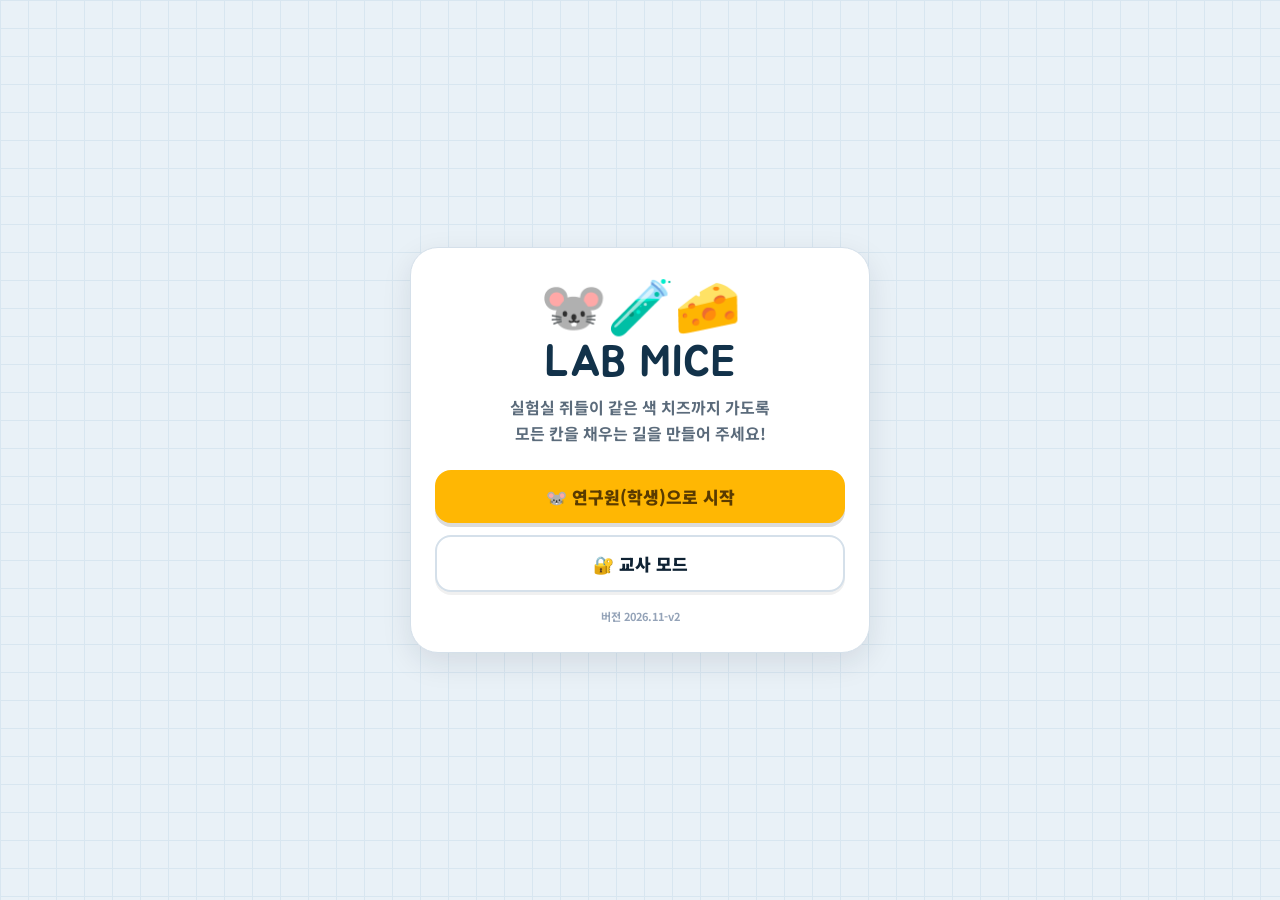
<file: index.html>
<!doctype html>
<html lang="ko">
<head>
  <meta charset="utf-8">
  <meta name="viewport" content="width=device-width, initial-scale=1, maximum-scale=1, user-scalable=no">
  <title>LAB MICE</title>
  <link rel="preconnect" href="https://fonts.googleapis.com">
  <link rel="preconnect" href="https://fonts.gstatic.com" crossorigin>
  <link href="https://fonts.googleapis.com/css2?family=Jua&family=Noto+Sans+KR:wght@500;700;900&display=swap" rel="stylesheet">
  <link rel="stylesheet" href="css/style.css">
</head>
<body>
  <div id="app"></div>

  <script src="js/config.js"></script>
  <script src="js/labmice-core.js"></script>
  <script src="js/puzzles.js"></script>
  <script src="js/api.js"></script>
  <script src="js/app.js"></script>
</body>
</html>
</file>
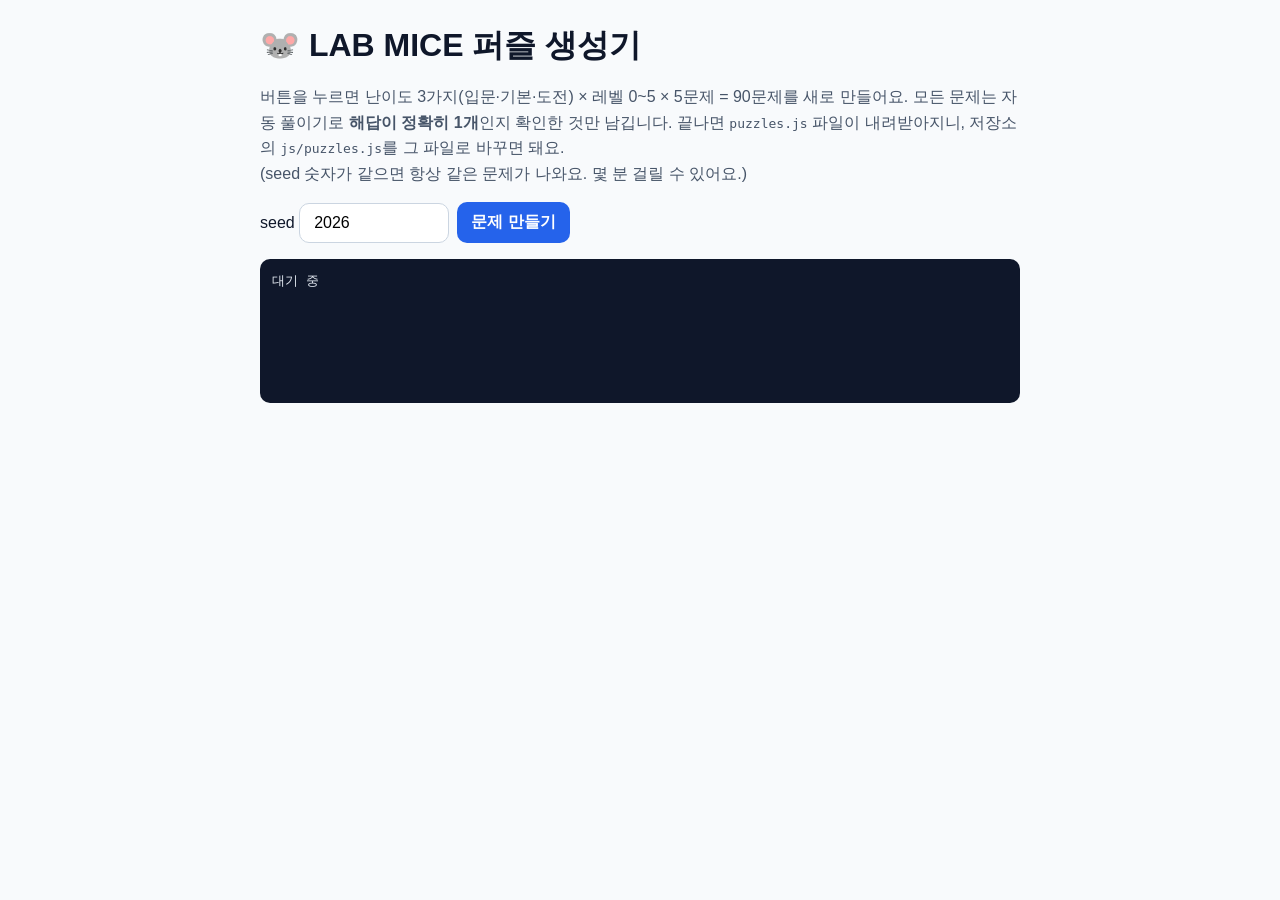
<file: tools/generator.html>
<!doctype html>
<html lang="ko">
<head>
<meta charset="utf-8">
<meta name="viewport" content="width=device-width, initial-scale=1">
<title>LAB MICE 퍼즐 생성기</title>
<style>
  body { font-family: "Noto Sans KR", Arial, sans-serif; max-width: 760px; margin: 0 auto; padding: 24px 16px; background: #f8fafc; color: #0f172a; }
  h1 { margin: 0 0 8px; }
  p { color: #475569; line-height: 1.6; }
  .row { display: flex; gap: 8px; align-items: center; flex-wrap: wrap; margin: 16px 0; }
  input, button { font: inherit; padding: 10px 14px; border-radius: 10px; border: 1px solid #cbd5e1; }
  button { background: #2563eb; color: #fff; border: 0; font-weight: 700; cursor: pointer; }
  button:disabled { background: #94a3b8; }
  #log { background: #0f172a; color: #e2e8f0; padding: 12px; border-radius: 10px; min-height: 120px; white-space: pre-wrap; font: 13px/1.5 monospace; }
</style>
</head>
<body>
<h1>🐭 LAB MICE 퍼즐 생성기</h1>
<p>버튼을 누르면 난이도 3가지(입문·기본·도전) × 레벨 0~5 × 5문제 = 90문제를 새로 만들어요. 모든 문제는 자동 풀이기로 <b>해답이 정확히 1개</b>인지 확인한 것만 남깁니다.
   끝나면 <code>puzzles.js</code> 파일이 내려받아지니, 저장소의 <code>js/puzzles.js</code>를 그 파일로 바꾸면 돼요.<br>
   (seed 숫자가 같으면 항상 같은 문제가 나와요. 몇 분 걸릴 수 있어요.)</p>
<div class="row">
  <label>seed <input id="seed" type="number" value="2026" style="width:120px"></label>
  <button id="go">문제 만들기</button>
</div>
<div id="log">대기 중</div>

<script src="../js/labmice-core.js"></script>
<script src="generator.js"></script>
<script>
  const log = document.getElementById('log');
  const go = document.getElementById('go');
  go.onclick = async () => {
    go.disabled = true;
    const seed = Number(document.getElementById('seed').value) || 1;
    log.textContent = '';
    const G = window.LabMiceGenerator;
    const sets = {};
    try {
      for (const key of Object.keys(G.DIFFICULTIES)) {
        log.textContent += `[${G.DIFFICULTIES[key].label}] 만드는 중... (난이도 하나에 수십 초)\n`;
        await new Promise(r => setTimeout(r, 30));
        const t0 = performance.now();
        sets[key] = G.generateDifficulty(key, seed);
        log.textContent += `  → ${sets[key].length}문제 완료 (${((performance.now() - t0) / 1000).toFixed(1)}초)\n`;
      }
    } catch (e) {
      log.textContent += '\n실패: ' + e.message + '\nseed를 바꿔 다시 해 보세요.';
      go.disabled = false;
      return;
    }
    const all = Object.values(sets).flat();
    const text = G.toFileText(sets, seed);
    const a = document.createElement('a');
    a.href = URL.createObjectURL(new Blob([text], { type: 'text/javascript' }));
    a.download = 'puzzles.js';
    a.click();
    log.textContent += `\n총 ${all.length}문제. puzzles.js 내려받기 완료!`;
    go.disabled = false;
  };
</script>
</body>
</html>
</file>
<file: css/style.css>
:root {
  --bg: #e9f1f7;
  --bg-grid: #d8e6f0;
  --panel: #ffffff;
  --ink: #0f2233;
  --muted: #5b6b7b;
  --line: #d5e0ea;
  --navy: #12324a;
  --navy-2: #1d4a6b;
  --accent: #ffb703;
  --accent-ink: #5a3b00;
  --good: #16a34a;
  --bad: #dc2626;
  --cell: #f7fbfe;
  --cell-line: #dbe6ef;
  --wall: #12324a;
  --shadow: 0 10px 30px rgba(15, 34, 51, .10);
  --radius: 20px;
}

* { box-sizing: border-box; }

html, body { margin: 0; }

body {
  font-family: "Noto Sans KR", Arial, sans-serif;
  color: var(--ink);
  background-color: var(--bg);
  background-image:
    linear-gradient(var(--bg-grid) 1px, transparent 1px),
    linear-gradient(90deg, var(--bg-grid) 1px, transparent 1px);
  background-size: 28px 28px;
  -webkit-tap-highlight-color: transparent;
  min-height: 100vh;
}

button, input { font: inherit; }
button { cursor: pointer; }

.display { font-family: "Jua", "Noto Sans KR", sans-serif; font-weight: 400; letter-spacing: .5px; }

/* ---------- 공통 ---------- */
.page { min-height: 100vh; padding: 20px 16px; }
.center { display: flex; align-items: center; justify-content: center; }
.wrap { width: min(780px, 100%); margin: 0 auto; }
.card {
  background: var(--panel);
  border-radius: 28px;
  padding: 28px 24px;
  box-shadow: var(--shadow);
  border: 1px solid var(--line);
}
.stack { display: grid; gap: 12px; }
.row { display: flex; gap: 10px; align-items: center; }
.between { display: flex; justify-content: space-between; align-items: center; gap: 12px; }
.grow { flex: 1; }
.small { font-size: 12px; color: var(--muted); font-weight: 700; }

.logo { text-align: center; }
.logo .mark { font-size: 54px; line-height: 1; }
.logo h1 { margin: 6px 0 4px; font-size: 44px; color: var(--navy); }
.logo p { margin: 0; color: var(--muted); font-weight: 700; line-height: 1.6; }
.version { margin-top: 16px; text-align: center; color: #94a3b8; font-size: 11px; font-weight: 700; }

.btn {
  border: 0;
  border-radius: 16px;
  padding: 14px 18px;
  font-weight: 900;
  font-size: 17px;
  min-height: 52px;
  box-shadow: 0 4px 0 rgba(0, 0, 0, .14);
  touch-action: manipulation;
  transition: transform .06s;
}
.btn:active { transform: translateY(2px); box-shadow: 0 2px 0 rgba(0, 0, 0, .14); }
.btn:disabled { opacity: .5; cursor: default; }
.btn-primary { background: var(--accent); color: var(--accent-ink); }
.btn-navy { background: var(--navy); color: #fff; }
.btn-ghost { background: #fff; color: var(--ink); border: 2px solid var(--line); box-shadow: 0 3px 0 rgba(0,0,0,.06); }
.btn-red { background: var(--bad); color: #fff; }
.btn-sm { padding: 8px 12px; min-height: auto; font-size: 13px; border-radius: 12px; }

.input {
  width: 100%;
  padding: 15px 18px;
  border: 2px solid var(--line);
  border-radius: 16px;
  font-size: 20px;
  text-align: center;
  font-weight: 800;
  outline: none;
  background: #fff;
}
.input:focus { border-color: var(--navy-2); }

/* ---------- 레벨 선택 ---------- */
.topbar {
  background: var(--navy);
  color: #fff;
  border-radius: var(--radius);
  padding: 14px 16px;
  margin-bottom: 16px;
  box-shadow: var(--shadow);
}
.topbar .name { font-size: 22px; font-weight: 900; }
.topbar .small { color: #9fc0d8; }
.topbar .stat { text-align: right; }
.topbar .stat b { font-size: 20px; }

.progress { height: 8px; background: rgba(255,255,255,.18); border-radius: 99px; overflow: hidden; margin-top: 10px; }
.progress > i { display: block; height: 100%; background: var(--accent); border-radius: 99px; }

.levels { display: grid; gap: 14px; }
.level-card {
  background: var(--panel);
  border-radius: var(--radius);
  padding: 16px;
  border: 1px solid var(--line);
  border-left: 8px solid var(--lv, #94a3b8);
  box-shadow: 0 4px 14px rgba(15, 34, 51, .06);
}
.level-card.locked { opacity: .6; border-left-color: #cbd5e1; }
.level-head { display: flex; justify-content: space-between; gap: 10px; margin-bottom: 12px; }
.level-name { font-size: 22px; color: var(--lv); }
.level-card.locked .level-name { color: #94a3b8; }
.level-sub { font-weight: 900; margin-top: 2px; }
.level-desc { font-size: 13px; color: var(--muted); font-weight: 700; margin-top: 4px; }
.chips { display: flex; gap: 6px; flex-wrap: wrap; margin-top: 6px; }
.chip { font-size: 11px; font-weight: 900; padding: 3px 8px; border-radius: 99px; background: #eef4f9; color: var(--navy-2); }

.puzzle-grid { display: grid; grid-template-columns: repeat(5, 1fr); gap: 8px; }
.puzzle-btn {
  aspect-ratio: 1;
  border: 2px solid var(--line);
  background: #fff;
  border-radius: 14px;
  font-weight: 900;
  font-size: 20px;
  display: flex;
  flex-direction: column;
  align-items: center;
  justify-content: center;
  gap: 2px;
  color: var(--ink);
}
.puzzle-btn.solved { background: #fff7e0; border-color: #ffd36b; }
.puzzle-btn:disabled { background: #eef2f6; color: #a8b4c0; }
.puzzle-btn .stars { font-size: 10px; letter-spacing: -1px; }

/* ---------- 게임 화면 ---------- */
.game-shell { min-height: 100vh; display: flex; flex-direction: column; }
.game-top {
  background: var(--navy);
  color: #fff;
  padding: 10px 12px;
  display: flex;
  align-items: center;
  justify-content: space-between;
  gap: 8px;
}
.icon-btn {
  width: 46px; height: 46px;
  border: 0; border-radius: 14px;
  background: rgba(255,255,255,.12); color: #fff;
  font-size: 22px;
}
.game-title { text-align: center; line-height: 1.25; }
.game-title .small { color: #9fc0d8; }
.game-title b { font-size: 18px; }
.timer {
  background: rgba(255,255,255,.12);
  border-radius: 12px;
  padding: 9px 10px;
  font-weight: 900;
  min-width: 82px;
  text-align: center;
  font-variant-numeric: tabular-nums;
}

.game-main {
  flex: 1;
  display: flex;
  flex-direction: column;
  align-items: center;
  padding: 12px 10px;
  gap: 10px;
}
.board-wrap { width: min(94vw, 560px, calc(100vh - 270px)); min-width: 280px; }
.status { width: 100%; display: flex; justify-content: space-between; gap: 8px; }
.pill {
  background: #fff;
  border: 1px solid var(--line);
  border-radius: 12px;
  padding: 7px 10px;
  font-weight: 900;
  font-size: 13px;
  white-space: nowrap;
}
.pill.warn { color: #9a3412; background: #fff7ed; border-color: #fed7aa; }

#gameBoard {
  position: relative;
  width: 100%;
  aspect-ratio: 1;
  background: var(--navy);
  border-radius: 22px;
  padding: 8px;
  box-shadow: var(--shadow);
  touch-action: none;
  user-select: none;
}
.board-inner { position: relative; width: 100%; height: 100%; border-radius: 14px; overflow: hidden; }
.cells { position: absolute; inset: 0; display: grid; }
.cell {
  position: relative;
  background: var(--cell);
  border-right: 1px solid var(--cell-line);
  border-bottom: 1px solid var(--cell-line);
  display: flex;
  align-items: center;
  justify-content: center;
}
.cell.trap {
  background: repeating-linear-gradient(45deg, #cfd8e1 0 6px, #e3e9ef 6px 12px);
}
.cell { container-type: inline-size; }
.cell .emoji { font-size: 56cqw; line-height: 1; z-index: 3; position: relative; filter: drop-shadow(0 2px 1px rgba(0,0,0,.18)); pointer-events: none; }
.cell .badge {
  position: absolute; right: 2px; top: 2px; z-index: 4;
  width: max(12px, 28cqw); height: max(12px, 28cqw); border-radius: 99px;
  font-size: max(8px, 17cqw); font-weight: 900; color: #fff;
  display: flex; align-items: center; justify-content: center;
  border: 2px solid #fff; pointer-events: none;
}
.layer { position: absolute; inset: 0; width: 100%; height: 100%; pointer-events: none; }
.layer.paths { z-index: 2; }
.layer.marks { z-index: 4; }

.feedback {
  width: 100%;
  min-height: 46px;
  background: #fff;
  border: 1px solid var(--line);
  border-radius: 14px;
  padding: 10px 12px;
  font-weight: 800;
  font-size: 14px;
  text-align: center;
  display: flex;
  align-items: center;
  justify-content: center;
  color: var(--muted);
}
.feedback.warn { background: #fff7ed; border-color: #fed7aa; color: #9a3412; }
.feedback.hint { background: #fffbeb; border-color: #fde68a; color: #854d0e; }
.feedback.good { background: #f0fdf4; border-color: #bbf7d0; color: #166534; }

.shake { animation: shake .25s; }
@keyframes shake { 25% { transform: translateX(-4px); } 75% { transform: translateX(4px); } }

.game-actions {
  background: #fff;
  padding: 10px;
  display: flex;
  gap: 8px;
  border-top: 1px solid var(--line);
}
.game-actions .btn { flex: 1; font-size: 15px; padding: 10px 6px; min-height: 48px; }

/* ---------- 모달 ---------- */
.overlay {
  position: fixed; inset: 0;
  background: rgba(8, 20, 32, .6);
  display: flex; align-items: center; justify-content: center;
  padding: 20px; z-index: 50;
}
.modal {
  background: #fff;
  border-radius: 26px;
  padding: 24px;
  width: min(400px, 100%);
  text-align: center;
  box-shadow: 0 20px 60px rgba(0, 0, 0, .3);
  max-height: 90vh;
  overflow: auto;
}
.modal h2 { margin: 0 0 8px; font-size: 30px; color: var(--navy); }
.modal .big { font-size: 52px; }
.modal p { line-height: 1.7; font-weight: 700; color: #334155; }
.score-table { width: 100%; border-collapse: collapse; margin: 12px 0 16px; font-weight: 800; font-size: 14px; }
.score-table td { padding: 7px 4px; border-bottom: 1px dashed var(--line); text-align: left; }
.score-table td:last-child { text-align: right; }
.score-table .minus { color: var(--bad); }
.rule-list { text-align: left; display: grid; gap: 10px; margin: 14px 0 18px; }
.rule-item { display: flex; gap: 10px; align-items: flex-start; background: #f5f9fc; border-radius: 14px; padding: 10px 12px; font-weight: 700; line-height: 1.5; font-size: 14px; }
.rule-item .ic { font-size: 24px; line-height: 1; }

/* ---------- 교사 모드 ---------- */
.teacher { min-height: 100vh; padding: 18px 16px; }
.section {
  background: #fff;
  border: 1px solid var(--line);
  border-radius: var(--radius);
  padding: 16px;
  margin-bottom: 14px;
}
.section h3 { margin: 0 0 12px; }
.toggle { border: 0; border-radius: 999px; padding: 8px 14px; font-weight: 900; }
.toggle.on { background: var(--good); color: #fff; }
.toggle.off { background: #d1d5db; color: #374151; }
.diff-grid { display: grid; grid-template-columns: repeat(3, 1fr); gap: 8px; }
.diff-btn {
  border: 2px solid var(--line);
  background: #fff;
  border-radius: 16px;
  padding: 12px 6px;
  display: flex; flex-direction: column; align-items: center; gap: 2px;
  color: var(--ink);
}
.diff-btn .ic { font-size: 26px; }
.diff-btn b { font-size: 16px; }
.diff-btn.on { border-color: var(--navy); background: #eaf2f8; box-shadow: inset 0 0 0 2px var(--navy); }
.student-row {
  display: grid;
  grid-template-columns: 1fr auto;
  gap: 8px;
  border: 1px solid var(--line);
  background: #f8fbfd;
  border-radius: 14px;
  padding: 12px;
  margin: 8px 0;
}
.online { color: var(--good); }
.away { color: #9ca3af; }

.toast {
  position: fixed; left: 50%; top: 18px; transform: translateX(-50%);
  background: #0f172a; color: #fff;
  padding: 10px 16px; border-radius: 12px; z-index: 100;
  font-weight: 800; box-shadow: 0 6px 20px rgba(0,0,0,.2);
}

@media (max-width: 560px) {
  .logo h1 { font-size: 38px; }
  .game-actions .btn .label { display: none; }
  .puzzle-grid { gap: 6px; }
}
</file>
